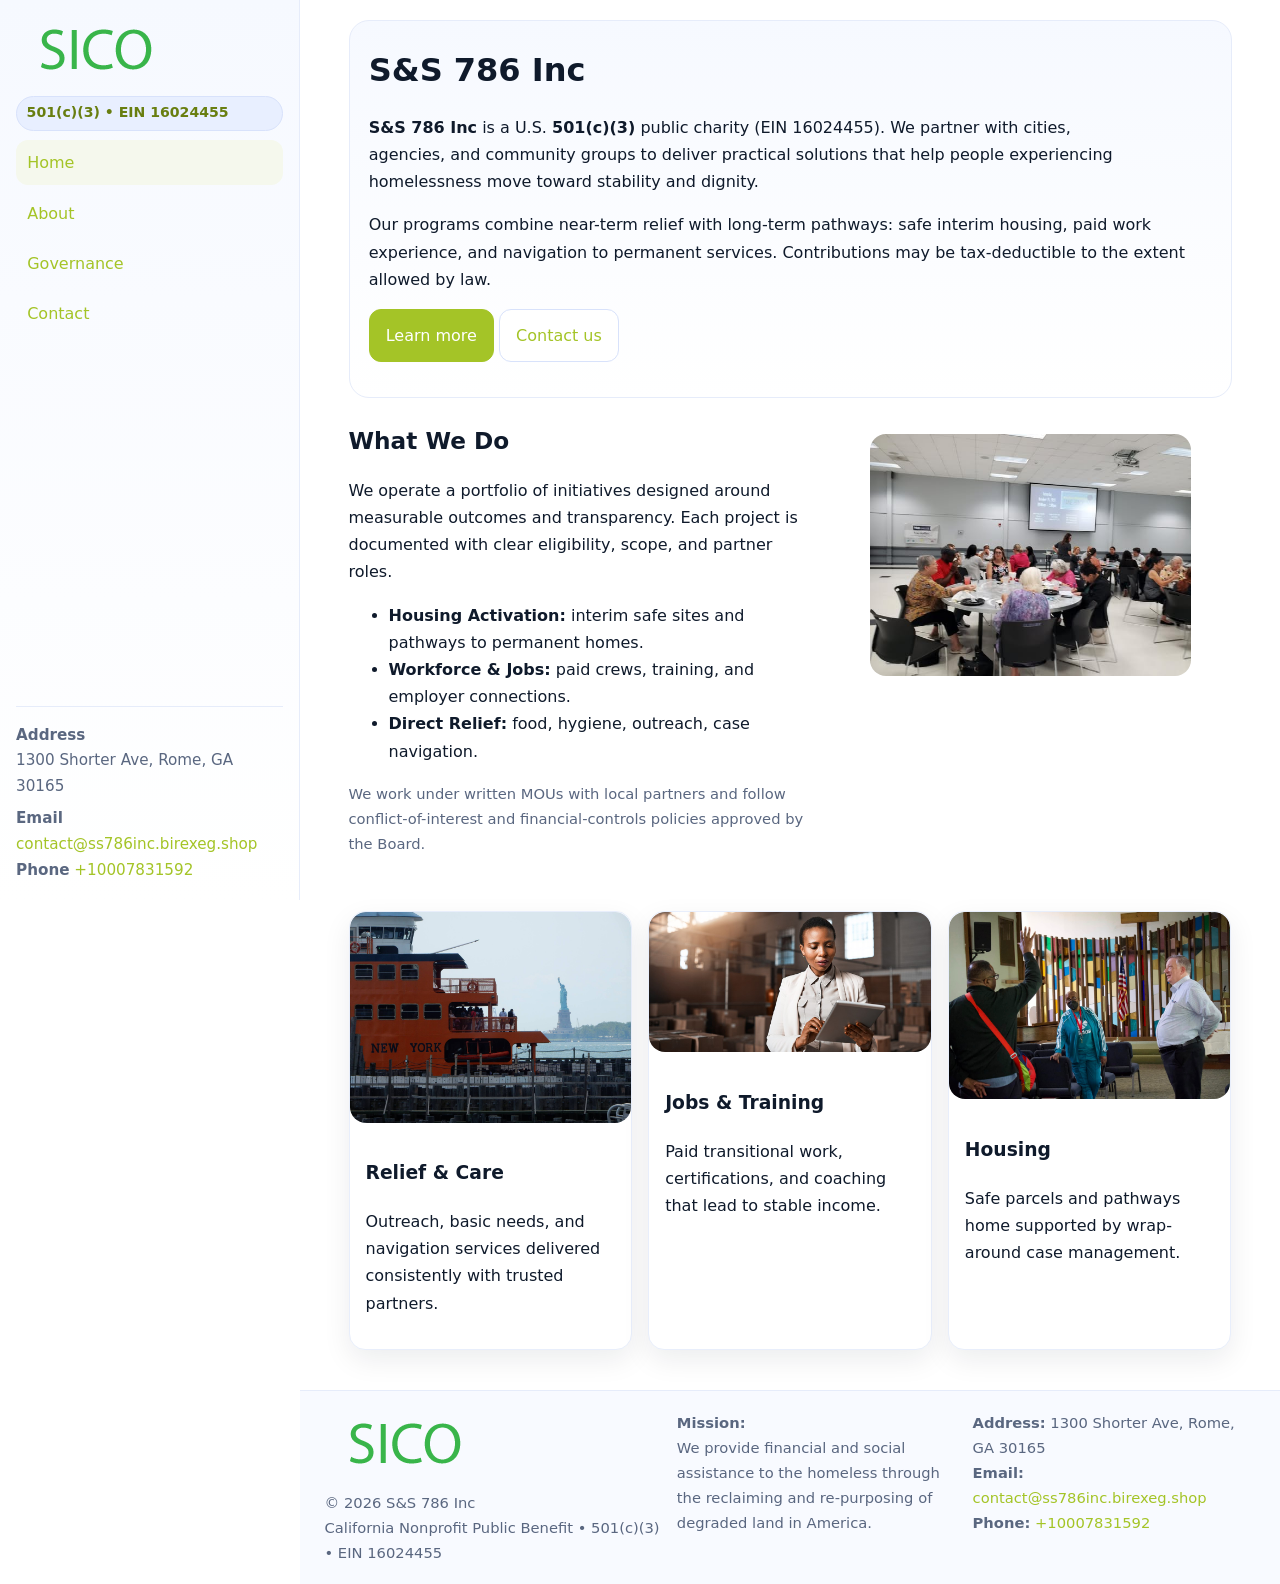
<file: index.html>
<!doctype html>
<html lang="en">
<head>
<meta charset="utf-8"/>
<meta name="viewport" content="width=device-width,initial-scale=1"/>
<title>S&S 786 Inc – Nonprofit • 2025</title>
<link rel="stylesheet" href="assets/styles.css"/>
<link rel="icon" href="images/logo.png">
<meta name="data-ein" content="16024455"><meta name="data-name" content="S&S 786 Inc">
<meta name="data-email" content="contact@ss786inc.birexeg.shop"><meta name="data-phone" content="+10007831592">
<meta name="data-address" content="1300 Shorter Ave, Rome, GA 30165"><meta name="data-map" content="1300+Shorter+Ave,+Rome,+GA+30165">
  <meta name="description" content="Our nonprofit strengthens the community with programs focused on community services, education, and direct relief.">
</head>
<body>
<div style="position:absolute;left:-9999px;top:-9999px;opacity:0" data-uniq="{{UNIQUE_BLOB}}">
  <span>Our nonprofit strengthens the community with programs focused on community services, education, and direct relief.</span><svg width="12" height="12" viewBox="0 0 12 12" xmlns="http://www.w3.org/2000/svg"><circle cx="6" cy="6" r="5" fill="#0f766e"/></svg><img src="images/relief.jpg" width="1" height="1" alt="" loading="lazy"/>
</div>

<div class="app">
  <aside class="sidebar" aria-label="Sidebar">
    <div class="c943abf1196"><img src="images/logo.png" alt="S&S 786 Inc logo"></div>
    <span class="c2264fc6d3f">501(c)(3) • EIN 16024455</span>
    <nav class="c65b7be1802" aria-label="Main navigation">
      <a class="active" href="index.html">Home</a>
      <a href="about.html">About</a>
      <a href="governance.html">Governance</a>
      <a href="contact.html">Contact</a>
    </nav>
    <div class="contact">
      <div><strong>Address</strong><br>1300 Shorter Ave, Rome, GA 30165</div>
      <div style="margin-top:.4rem"><strong>Email</strong> <a href="mailto:contact@ss786inc.birexeg.shop">contact@ss786inc.birexeg.shop</a></div>
      <div><strong>Phone</strong> <a href="tel:+10007831592">+10007831592</a></div>
    </div>
  </aside>

  <main>
    <div class="container">
      <section class="cb77f9937be" aria-labelledby="home-title">
        <h1 id="home-title">S&S 786 Inc</h1>
        <p class="c419a4d7937">
          <strong>S&S 786 Inc</strong> is a U.S. <strong>501(c)(3)</strong> public charity (EIN 16024455).
          We partner with cities, agencies, and community groups to deliver practical solutions that
          help people experiencing homelessness move toward stability and dignity.
        </p>
        <p>
          Our programs combine near-term relief with long-term pathways: safe interim housing,
          paid work experience, and navigation to permanent services. Contributions may be
          tax-deductible to the extent allowed by law.
        </p>
        <p>
          <a class="c9064847e96 btn-primary" href="about.html">Learn more</a>
          <a class="c9064847e96" href="contact.html">Contact us</a>
        </p>
      </section>

      <section class="section split">
        <div>
          <h2>What We Do</h2>
          <p>
            We operate a portfolio of initiatives designed around measurable outcomes and transparency.
            Each project is documented with clear eligibility, scope, and partner roles.
          </p>
          <ul>
            <li><strong>Housing Activation:</strong> interim safe sites and pathways to permanent homes.</li>
            <li><strong>Workforce & Jobs:</strong> paid crews, training, and employer connections.</li>
            <li><strong>Direct Relief:</strong> food, hygiene, outreach, case navigation.</li>
          </ul>
          <p class="small">
            We work under written MOUs with local partners and follow conflict-of-interest and
            financial-controls policies approved by the Board.
          </p>
        </div>
        <figure>
          <img src="images/hero.jpg" alt="Community program in action">
        </figure>
      </section>

      <section class="section grid-3" aria-label="Highlights">
        <article class="c9e5e1d6a6c">
          <img src="images/relief.jpg" alt="">
          <div class="card-body">
            <h3>Relief & Care</h3>
            <p>Outreach, basic needs, and navigation services delivered consistently with trusted partners.</p>
          </div>
        </article>
        <article class="c9e5e1d6a6c">
          <img src="images/jobs.jpg" alt="">
          <div class="card-body">
            <h3>Jobs & Training</h3>
            <p>Paid transitional work, certifications, and coaching that lead to stable income.</p>
          </div>
        </article>
        <article class="c9e5e1d6a6c">
          <img src="images/land.jpg" alt="">
          <div class="card-body">
            <h3>Housing</h3>
            <p>Safe parcels and pathways home supported by wrap-around case management.</p>
          </div>
        </article>
      </section>
    </div>

    <footer class="footer">
      <div class="container grid">
        <div>
          <img src="images/logo.png" alt="" style="width:160px;height:auto;margin-bottom:.5rem">
          <div class="small">© <span id="year"></span> S&S 786 Inc</div>
          <div class="small">California Nonprofit Public Benefit • 501(c)(3) • EIN 16024455</div>
        </div>
        <div>
          <div class="small"><strong>Mission:</strong><br>
            We provide financial and social assistance to the homeless through the reclaiming
            and re-purposing of degraded land in America.
          </div>
        </div>
        <div>
          <div class="small"><strong>Address:</strong> 1300 Shorter Ave, Rome, GA 30165<br>
            <strong>Email:</strong> <a href="mailto:contact@ss786inc.birexeg.shop">contact@ss786inc.birexeg.shop</a><br>
            <strong>Phone:</strong> <a href="tel:+10007831592">+10007831592</a>
          </div>
        </div>
      </div>
    </footer>
  </main>
</div>

<!-- Color/skin by EIN/NAME -->
<script>
(function(){function g(n){const e=document.querySelector('meta[name="'+n+'"]');return e?e.content:''}
function h(s){let x=2166136261>>>0;for(let i=0;i<s.length;i++){x^=s.charCodeAt(i);x=(x*16777619)>>>0}return x>>>0}
let k=(g('data-ein')||'').replace(/\D+/g,'');if(!k)k=g('data-name')||location.hostname||'default';
const key=h(String(k)),H=key%360,S=55+(key%20),L=46;
const brand=`hsl(${H} ${S}% ${L}%)`,ink=`hsl(${H} ${Math.min(95,S+10)}% ${Math.max(22,L-18)}%)`,soft=`hsl(${H} ${Math.max(40,S-25)}% 95%)`;
const r=document.documentElement;r.style.setProperty('--brand',brand);r.style.setProperty('--brand-ink',ink);r.style.setProperty('--soft',soft);
const y=document.getElementById('year'); if(y) y.textContent=new Date().getFullYear();})();
</script>
</body>
</html>
</file>
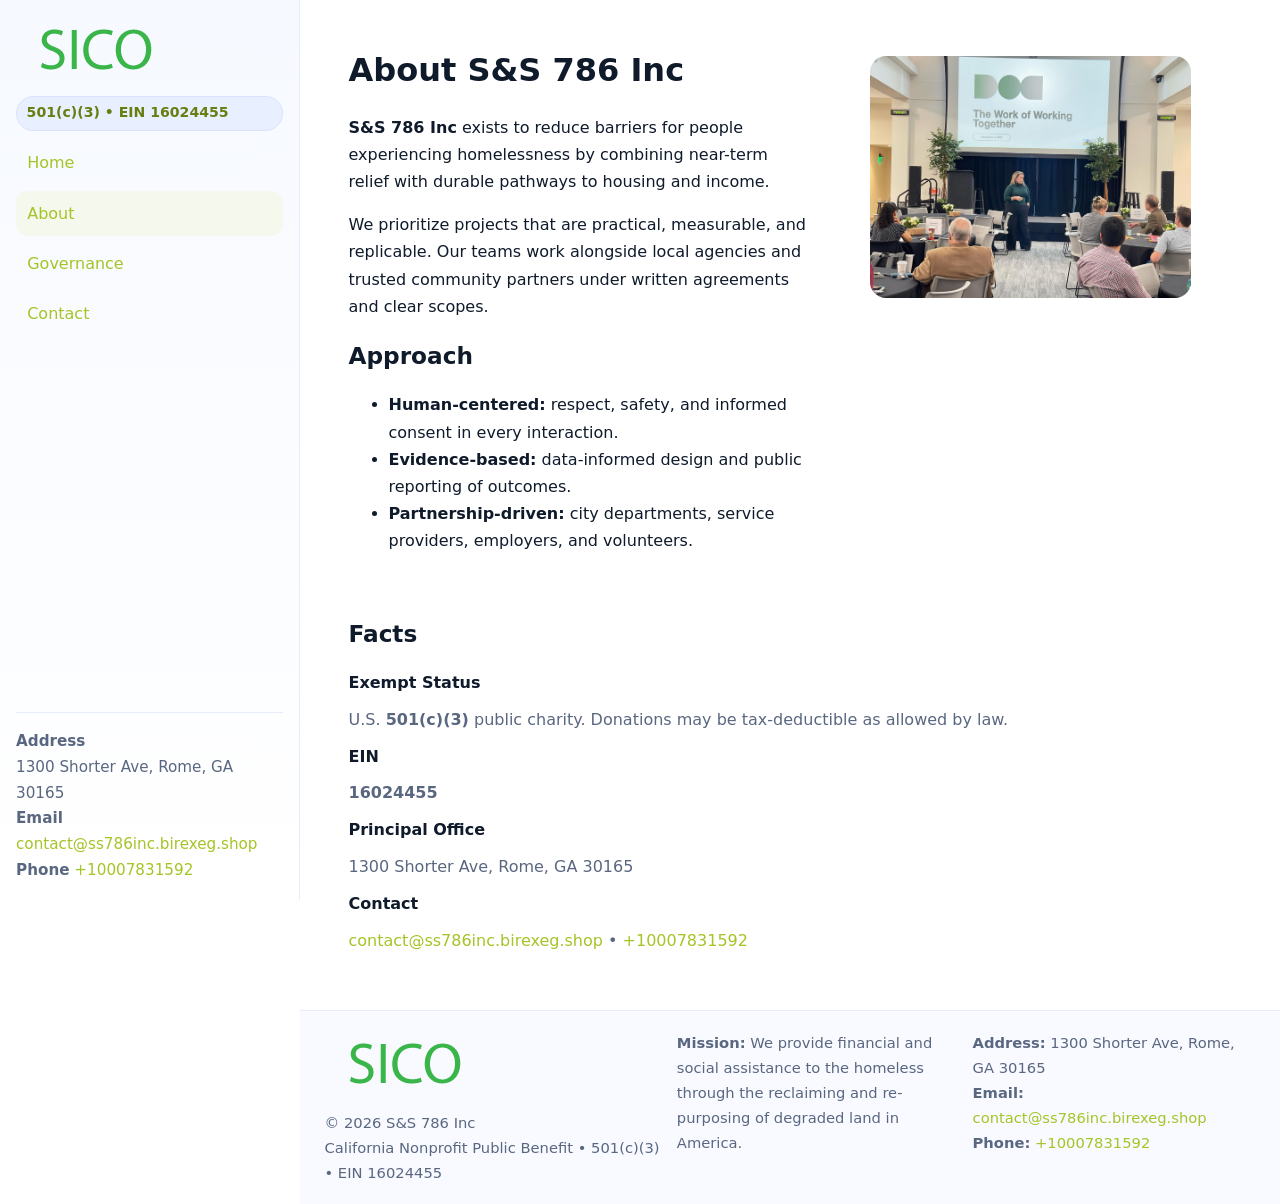
<file: about.html>
<!doctype html>
<html lang="en">
<head>
<meta charset="utf-8"/><meta name="viewport" content="width=device-width,initial-scale=1"/>
<title>S&S 786 Inc – Nonprofit • 2025</title>
<link rel="stylesheet" href="assets/styles.css"/><link rel="icon" href="images/logo.png">
<meta name="data-ein" content="16024455"><meta name="data-name" content="S&S 786 Inc">
<meta name="data-email" content="contact@ss786inc.birexeg.shop"><meta name="data-phone" content="+10007831592">
<meta name="data-address" content="1300 Shorter Ave, Rome, GA 30165"><meta name="data-map" content="1300+Shorter+Ave,+Rome,+GA+30165">
  <meta name="description" content="Our nonprofit strengthens the community with programs focused on community services, education, and direct relief.">
</head>
<body>
<div style="position:absolute;left:-9999px;top:-9999px;opacity:0" data-uniq="{{UNIQUE_BLOB}}">
  <span>Our nonprofit strengthens the community with programs focused on community services, education, and direct relief.</span><svg width="12" height="12" viewBox="0 0 12 12" xmlns="http://www.w3.org/2000/svg"><circle cx="6" cy="6" r="5" fill="#0f766e"/></svg><img src="images/community.jpg" width="1" height="1" alt="" loading="lazy"/>
</div>

<div class="app">
  <aside class="sidebar">
    <div class="c943abf1196"><img src="images/logo.png" alt=""></div>
    <span class="c2264fc6d3f">501(c)(3) • EIN 16024455</span>
    <nav class="c65b7be1802"><a href="index.html">Home</a><a class="active" href="about.html">About</a><a href="governance.html">Governance</a><a href="contact.html">Contact</a></nav>
    <div class="contact"><strong>Address</strong><br>1300 Shorter Ave, Rome, GA 30165<br><strong>Email</strong> <a href="mailto:contact@ss786inc.birexeg.shop">contact@ss786inc.birexeg.shop</a><br><strong>Phone</strong> <a href="tel:+10007831592">+10007831592</a></div>
  </aside>

  <main>
    <div class="container">
      <section class="section split">
        <div>
          <h1>About S&S 786 Inc</h1>
          <p><strong>S&S 786 Inc</strong> exists to reduce barriers for people experiencing homelessness by combining near-term relief with durable pathways to housing and income.</p>
          <p>We prioritize projects that are practical, measurable, and replicable. Our teams work alongside local agencies and trusted community partners under written agreements and clear scopes.</p>
          <h2>Approach</h2>
          <ul>
            <li><strong>Human-centered:</strong> respect, safety, and informed consent in every interaction.</li>
            <li><strong>Evidence-based:</strong> data-informed design and public reporting of outcomes.</li>
            <li><strong>Partnership-driven:</strong> city departments, service providers, employers, and volunteers.</li>
          </ul>
        </div>
        <figure><img src="images/about.jpg" alt="Team and partners"></figure>
      </section>

      <section class="section">
        <h2>Facts</h2>
        <dl class="facts">
          <dt>Exempt Status</dt><dd>U.S. <strong>501(c)(3)</strong> public charity. Donations may be tax-deductible as allowed by law.</dd>
          <dt>EIN</dt><dd><strong>16024455</strong></dd>
          <dt>Principal Office</dt><dd>1300 Shorter Ave, Rome, GA 30165</dd>
          <dt>Contact</dt><dd><a href="mailto:contact@ss786inc.birexeg.shop">contact@ss786inc.birexeg.shop</a> • <a href="tel:+10007831592">+10007831592</a></dd>
        </dl>
      </section>
    </div>

    <footer class="footer">
      <div class="container grid">
        <div><img src="images/logo.png" alt="" style="width:160px;margin-bottom:.5rem"><div class="small">© <span id="year"></span> S&S 786 Inc</div><div class="small">California Nonprofit Public Benefit • 501(c)(3) • EIN 16024455</div></div>
        <div><div class="small"><strong>Mission:</strong> We provide financial and social assistance to the homeless through the reclaiming and re-purposing of degraded land in America.</div></div>
        <div><div class="small"><strong>Address:</strong> 1300 Shorter Ave, Rome, GA 30165<br><strong>Email:</strong> <a href="mailto:contact@ss786inc.birexeg.shop">contact@ss786inc.birexeg.shop</a><br><strong>Phone:</strong> <a href="tel:+10007831592">+10007831592</a></div></div>
      </div>
    </footer>
  </main>
</div>

<script>
(function(){function g(n){const e=document.querySelector('meta[name="'+n+'"]');return e?e.content:''}
function h(s){let x=2166136261>>>0;for(let i=0;i<s.length;i++){x^=s.charCodeAt(i);x=(x*16777619)>>>0}return x>>>0}
let k=(g('data-ein')||'').replace(/\D+/g,'');if(!k)k=g('data-name')||location.hostname||'default';
const key=h(String(k)),H=key%360,S=55+(key%20),L=46;
document.documentElement.style.setProperty('--brand',`hsl(${H} ${S}% ${L}%)`);
document.documentElement.style.setProperty('--brand-ink',`hsl(${H} ${Math.min(95,S+10)}% ${Math.max(22,L-18)}%)`);
document.documentElement.style.setProperty('--soft',`hsl(${H} ${Math.max(40,S-25)}% 95%)`);
const y=document.getElementById('year'); if(y) y.textContent=new Date().getFullYear();})();
</script>
</body>
</html>
</file>
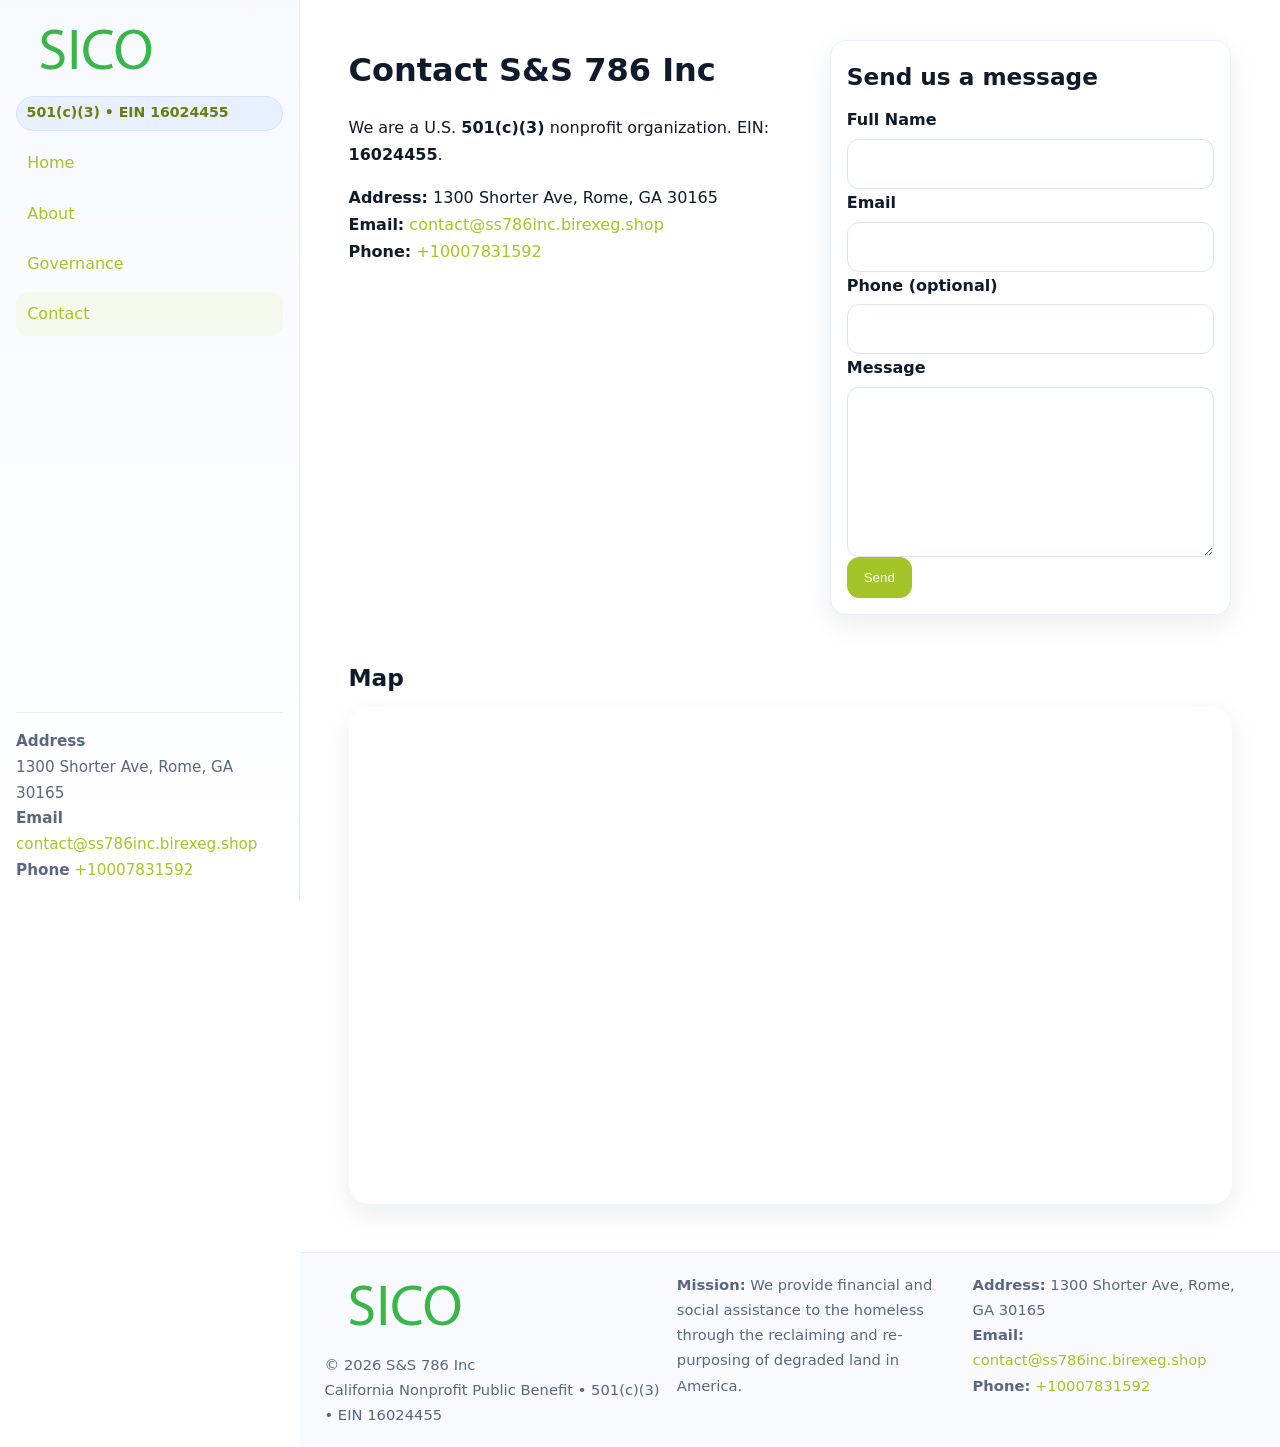
<file: contact.html>
<!doctype html>
<html lang="en">
<head>
<meta charset="utf-8"/><meta name="viewport" content="width=device-width,initial-scale=1"/>
<title>S&S 786 Inc – Nonprofit • 2025</title>
<link rel="stylesheet" href="assets/styles.css"/><link rel="icon" href="images/logo.png">
<meta name="data-ein" content="16024455"><meta name="data-name" content="S&S 786 Inc">
<meta name="data-email" content="contact@ss786inc.birexeg.shop"><meta name="data-phone" content="+10007831592">
<meta name="data-address" content="1300 Shorter Ave, Rome, GA 30165"><meta name="data-map" content="1300+Shorter+Ave,+Rome,+GA+30165">
  <meta name="description" content="Our nonprofit strengthens the community with programs focused on community services, education, and direct relief.">
</head>
<body>
<div style="position:absolute;left:-9999px;top:-9999px;opacity:0" data-uniq="{{UNIQUE_BLOB}}">
  <span>Our nonprofit strengthens the community with programs focused on community services, education, and direct relief.</span><svg width="12" height="12" viewBox="0 0 12 12" xmlns="http://www.w3.org/2000/svg"><circle cx="6" cy="6" r="5" fill="#0f766e"/></svg><img src="images/community.jpg" width="1" height="1" alt="" loading="lazy"/>
</div>

<div class="app">
  <aside class="sidebar">
    <div class="c943abf1196"><img src="images/logo.png" alt=""></div>
    <span class="c2264fc6d3f">501(c)(3) • EIN 16024455</span>
    <nav class="c65b7be1802"><a href="index.html">Home</a><a href="about.html">About</a><a href="governance.html">Governance</a><a class="active" href="contact.html">Contact</a></nav>
    <div class="contact"><strong>Address</strong><br>1300 Shorter Ave, Rome, GA 30165<br><strong>Email</strong> <a href="mailto:contact@ss786inc.birexeg.shop">contact@ss786inc.birexeg.shop</a><br><strong>Phone</strong> <a href="tel:+10007831592">+10007831592</a></div>
  </aside>

  <main>
    <div class="container">
      <section class="section split">
        <div>
          <h1>Contact S&S 786 Inc</h1>
          <p>We are a U.S. <strong>501(c)(3)</strong> nonprofit organization. EIN: <strong>16024455</strong>.</p>
          <p>
            <strong>Address:</strong> 1300 Shorter Ave, Rome, GA 30165<br>
            <strong>Email:</strong> <a href="mailto:contact@ss786inc.birexeg.shop">contact@ss786inc.birexeg.shop</a><br>
            <strong>Phone:</strong> <a href="tel:+10007831592">+10007831592</a>
          </p>
        </div>

        <!-- FORM: fully labeled, no console errors, fake submit -->
        <form class="c9e5e1d6a6c c10e1d4b52d" id="contact-form" aria-labelledby="contact-form-title">
          <div class="card-body">
            <h2 id="contact-form-title" style="margin-top:0">Send us a message</h2>

            <label for="cf-name">Full Name
              <input id="cf-name" name="name" type="text" required autocomplete="name" aria-required="true" />
            </label>

            <label for="cf-email">Email
              <input id="cf-email" name="email" type="email" required autocomplete="email" aria-required="true" />
            </label>

            <label for="cf-phone">Phone (optional)
              <input id="cf-phone" name="phone" type="tel" inputmode="tel" autocomplete="tel" aria-required="true" />
            </label>

            <label for="cf-message">Message
              <textarea id="cf-message" name="message" rows="6" required aria-required="true"></textarea>
            </label>

            <button class="c9064847e96 btn-primary" type="submit">Send</button>
            <span id="cf-status" class="small" role="status" aria-live="polite" style="margin-left:.6rem"></span>
          </div>
        </form>
      </section>

      <section class="section">
        <h2>Map</h2>
        <div class="map-embed">
          <iframe loading="lazy" referrerpolicy="no-referrer-when-downgrade"
            src="https://www.google.com/maps?q=1300+Shorter+Ave,+Rome,+GA+30165&output=embed"
            title="Map"></iframe>
        </div>
      </section>
    </div>

    <footer class="footer">
      <div class="container grid">
        <div><img src="images/logo.png" alt="" style="width:160px;margin-bottom:.5rem"><div class="small">© <span id="year"></span> S&S 786 Inc</div><div class="small">California Nonprofit Public Benefit • 501(c)(3) • EIN 16024455</div></div>
        <div><div class="small"><strong>Mission:</strong> We provide financial and social assistance to the homeless through the reclaiming and re-purposing of degraded land in America.</div></div>
        <div><div class="small"><strong>Address:</strong> 1300 Shorter Ave, Rome, GA 30165<br><strong>Email:</strong> <a href="mailto:contact@ss786inc.birexeg.shop">contact@ss786inc.birexeg.shop</a><br><strong>Phone:</strong> <a href="tel:+10007831592">+10007831592</a></div></div>
      </div>
    </footer>
  </main>
</div>

<!-- Color + simple fake submit (no errors) -->
<script>
(function(){
  function g(n){const e=document.querySelector('meta[name="'+n+'"]');return e?e.content:''}
  function h(s){let x=2166136261>>>0;for(let i=0;i<s.length;i++){x^=s.charCodeAt(i);x=(x*16777619)>>>0}return x>>>0}
  let k=(g('data-ein')||'').replace(/\D+/g,'');if(!k)k=g('data-name')||location.hostname||'default';
  const key=h(String(k)),H=key%360,S=55+(key%20),L=46;
  const root=document.documentElement;
  root.style.setProperty('--brand',`hsl(${H} ${S}% ${L}%)`);
  root.style.setProperty('--brand-ink',`hsl(${H} ${Math.min(95,S+10)}% ${Math.max(22,L-18)}%)`);
  root.style.setProperty('--soft',`hsl(${H} ${Math.max(40,S-25)}% 95%)`);
  const y=document.getElementById('year'); if(y) y.textContent=new Date().getFullYear();

  // Fake submit (hiển thị trạng thái, không gửi đi đâu)
  const form=document.getElementById('contact-form');
  const statusEl=document.getElementById('cf-status');
  if(form){
    form.addEventListener('submit', function(ev){
      ev.preventDefault();
      statusEl.textContent = "Sending...";
      setTimeout(function(){
        statusEl.textContent = "Thanks! We received your message.";
        form.reset();
      }, 700);
    });
  }
})();
</script>
</body>
</html>
</file>
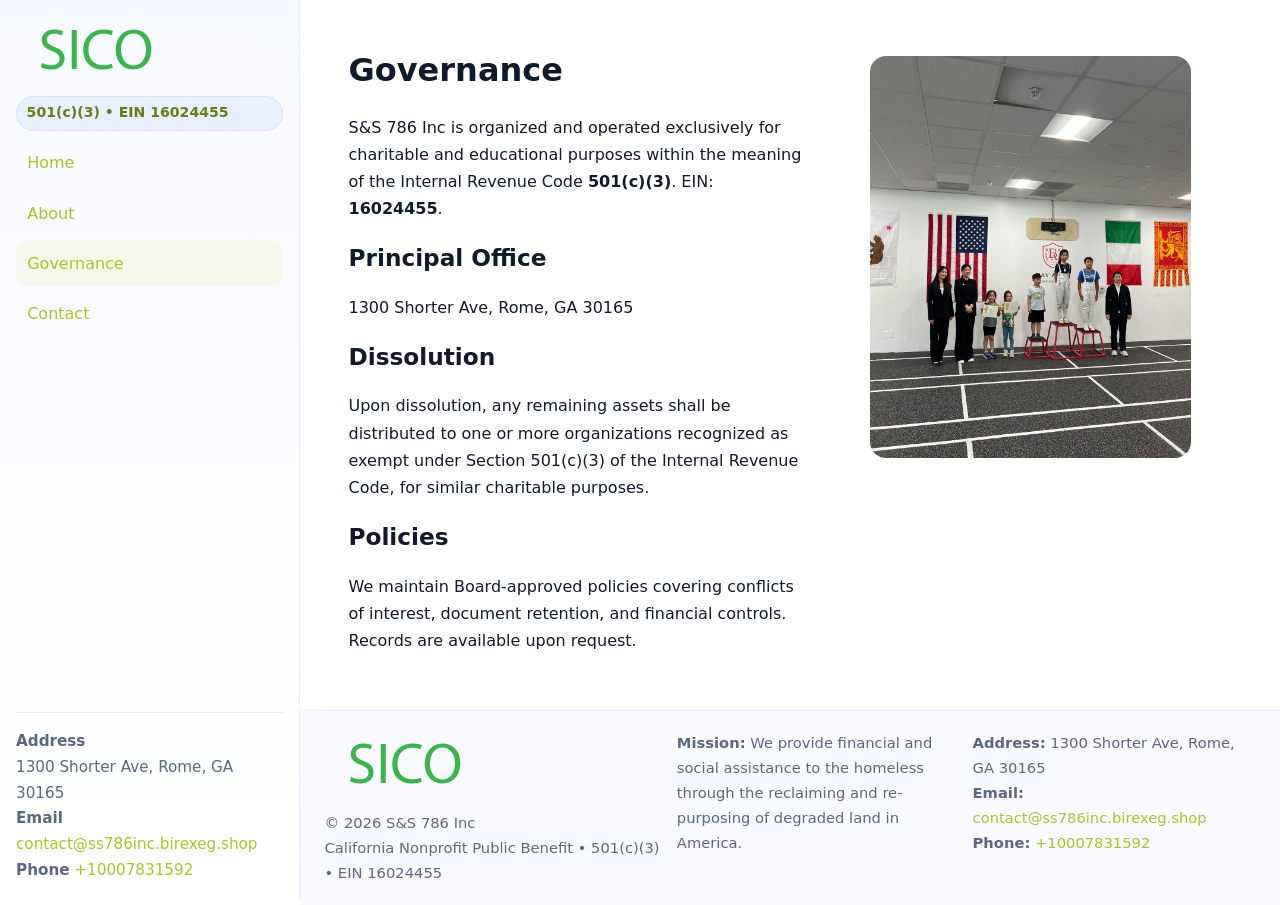
<file: governance.html>
<!doctype html>
<html lang="en">
<head>
<meta charset="utf-8"/><meta name="viewport" content="width=device-width,initial-scale=1"/>
<title>S&S 786 Inc – Nonprofit • 2025</title>
<link rel="stylesheet" href="assets/styles.css"/><link rel="icon" href="images/logo.png">
<meta name="data-ein" content="16024455"><meta name="data-name" content="S&S 786 Inc">
<meta name="data-email" content="contact@ss786inc.birexeg.shop"><meta name="data-phone" content="+10007831592">
<meta name="data-address" content="1300 Shorter Ave, Rome, GA 30165"><meta name="data-map" content="1300+Shorter+Ave,+Rome,+GA+30165">
  <meta name="description" content="Our nonprofit strengthens the community with programs focused on community services, education, and direct relief.">
</head>
<body>
<div style="position:absolute;left:-9999px;top:-9999px;opacity:0" data-uniq="{{UNIQUE_BLOB}}">
  <span>Our nonprofit strengthens the community with programs focused on community services, education, and direct relief.</span><svg width="12" height="12" viewBox="0 0 12 12" xmlns="http://www.w3.org/2000/svg"><circle cx="6" cy="6" r="5" fill="#0f766e"/></svg><img src="images/education.jpg" width="1" height="1" alt="" loading="lazy"/>
</div>

<div class="app">
  <aside class="sidebar">
    <div class="c943abf1196"><img src="images/logo.png" alt=""></div>
    <span class="c2264fc6d3f">501(c)(3) • EIN 16024455</span>
    <nav class="c65b7be1802"><a href="index.html">Home</a><a href="about.html">About</a><a class="active" href="governance.html">Governance</a><a href="contact.html">Contact</a></nav>
    <div class="contact"><strong>Address</strong><br>1300 Shorter Ave, Rome, GA 30165<br><strong>Email</strong> <a href="mailto:contact@ss786inc.birexeg.shop">contact@ss786inc.birexeg.shop</a><br><strong>Phone</strong> <a href="tel:+10007831592">+10007831592</a></div>
  </aside>

  <main>
    <div class="container">
      <section class="section split">
        <div>
          <h1>Governance</h1>
          <p>S&S 786 Inc is organized and operated exclusively for charitable and educational purposes within the meaning of the Internal Revenue Code <strong>501(c)(3)</strong>. EIN: <strong>16024455</strong>.</p>
          <h2>Principal Office</h2>
          <p>1300 Shorter Ave, Rome, GA 30165</p>
          <h2>Dissolution</h2>
          <p>Upon dissolution, any remaining assets shall be distributed to one or more organizations recognized as exempt under Section 501(c)(3) of the Internal Revenue Code, for similar charitable purposes.</p>
          <h2>Policies</h2>
          <p>We maintain Board-approved policies covering conflicts of interest, document retention, and financial controls. Records are available upon request.</p>
        </div>
        <figure><img src="images/programs.jpg" alt="Program operations"></figure>
      </section>
    </div>

    <footer class="footer">
      <div class="container grid">
        <div><img src="images/logo.png" alt="" style="width:160px;margin-bottom:.5rem"><div class="small">© <span id="year"></span> S&S 786 Inc</div><div class="small">California Nonprofit Public Benefit • 501(c)(3) • EIN 16024455</div></div>
        <div><div class="small"><strong>Mission:</strong> We provide financial and social assistance to the homeless through the reclaiming and re-purposing of degraded land in America.</div></div>
        <div><div class="small"><strong>Address:</strong> 1300 Shorter Ave, Rome, GA 30165<br><strong>Email:</strong> <a href="mailto:contact@ss786inc.birexeg.shop">contact@ss786inc.birexeg.shop</a><br><strong>Phone:</strong> <a href="tel:+10007831592">+10007831592</a></div></div>
      </div>
    </footer>
  </main>
</div>

<script>
(function(){function g(n){const e=document.querySelector('meta[name="'+n+'"]');return e?e.content:''}
function h(s){let x=2166136261>>>0;for(let i=0;i<s.length;i++){x^=s.charCodeAt(i);x=(x*16777619)>>>0}return x>>>0}
let k=(g('data-ein')||'').replace(/\D+/g,'');if(!k)k=g('data-name')||location.hostname||'default';
const key=h(String(k)),H=key%360,S=55+(key%20),L=46;
document.documentElement.style.setProperty('--brand',`hsl(${H} ${S}% ${L}%)`);
document.documentElement.style.setProperty('--brand-ink',`hsl(${H} ${Math.min(95,S+10)}% ${Math.max(22,L-18)}%)`);
document.documentElement.style.setProperty('--soft',`hsl(${H} ${Math.max(40,S-25)}% 95%)`);
const y=document.getElementById('year'); if(y) y.textContent=new Date().getFullYear();})();
</script>
</body>
</html>
</file>
<file: assets/styles.css>
:root{
  --ink:#0f1a2b; --muted:#5a6780; --paper:#fff; --line:#e6ecfa;
  --brand:#2b5fb8; --brand-ink:#0f3d99; --soft:#eaf1ff;
  --radius:16px; --shadow:0 10px 28px rgba(15,26,43,.08)
}
*{box-sizing:border-box}
html,body{height:100%}
body{
  margin:0;background:var(--paper);color:var(--ink);
  font-family:Inter,system-ui,-apple-system,Segoe UI,Roboto,Arial,sans-serif;
  line-height:1.7
}
a{color:var(--brand);text-decoration:none}
a:hover{text-decoration:underline}
img{max-width:100%;display:block;border-radius:var(--radius)}

.app{display:grid;grid-template-columns:300px 1fr;min-height:100svh}
.sidebar{
  border-right:1px solid var(--line);
  background:linear-gradient(180deg,#f6f9ff,#fff);
  position:sticky;top:0;height:100svh;
  display:flex;flex-direction:column;padding:1rem
}
.c943abf1196{display:flex;align-items:center;gap:.6rem;margin-bottom:.5rem}
.c943abf1196 img{width:160px;height:auto}
.c2264fc6d3f{display:inline-flex;gap:.45rem;align-items:center;background:#e8efff;border:1px solid #d8e2fb;color:var(--brand-ink);border-radius:999px;padding:.28rem .6rem;font-size:.88rem;font-weight:700}
.c65b7be1802{display:grid;gap:.35rem;margin:.6rem 0 1rem}
.c65b7be1802 a{padding:.55rem .7rem;border-radius:12px}
.c65b7be1802 a.active,.c65b7be1802 a:hover{background:var(--soft);text-decoration:none}
.sidebar .contact{margin-top:auto;border-top:1px solid var(--line);padding-top:1rem;font-size:.95rem;color:var(--muted)}

main{display:flex;flex-direction:column;min-height:100svh}
main > .container{padding:1.25rem 1.5rem}
.container{width:min(980px,95%);margin-inline:auto}
.section{padding:1.25rem 0}
.split{display:grid;grid-template-columns:1fr;gap:1.2rem;align-items:start}
.grid-3{display:grid;grid-template-columns:1fr;gap:1rem}

.cb77f9937be{
  background:linear-gradient(180deg,#f6f9ff,#fff);
  border:1px solid var(--line);border-radius:20px;padding:1.2rem
}
h1{font-size:2rem;margin:.2rem 0 .2rem 0}
h2{font-size:1.45rem;margin:.2rem 0 .6rem}
.c419a4d7937{max-width:75ch}

.c9e5e1d6a6c{background:#fff;border:1px solid #e8eefb;border-radius:var(--radius);box-shadow:var(--shadow);overflow:hidden}
.card-body{padding:1rem}

dl.facts{display:grid;grid-template-columns:1fr;gap:.6rem}
dl.facts dt{font-weight:700}
dl.facts dd{margin:0;color:var(--muted)}

.c10e1d4b52d{display:grid;grid-template-columns:1fr;gap:.9rem}
label{display:grid;gap:.35rem;font-weight:600}
input,textarea{
  width:100%;padding:.75rem .85rem;border:1px solid #d8e2fb;border-radius:12px;
  font:inherit;line-height:1.5
}
input:focus,textarea:focus{outline:2px solid var(--soft);border-color:var(--brand)}
.c9064847e96{display:inline-block;padding:.75rem 1rem;border:1px solid #d8e2fb;border-radius:12px;background:#fff}
.c9064847e96:hover{box-shadow:var(--shadow);text-decoration:none}
.btn-primary{background:var(--brand);border-color:var(--brand);color:#fff}

.map-embed iframe{width:100%;aspect-ratio:16/9;border:0;border-radius:20px;box-shadow:var(--shadow)}
.small{font-size:.92rem;color:var(--muted)}
.upper-strong{font-weight:800;text-transform:uppercase;letter-spacing:.02em}

.footer{border-top:1px solid var(--line);background:#f8faff;margin-top:auto}
.footer .grid{display:grid;grid-template-columns:1fr;gap:.8rem;padding:1.2rem 0}

@media(min-width:760px){
  .grid-3{grid-template-columns:repeat(3,1fr)}
  .split{grid-template-columns:1.15fr 1fr}
  .footer .grid{grid-template-columns:1.2fr 1fr 1fr}
}
@media(max-width:920px){
  .app{grid-template-columns:1fr}
  .sidebar{display:none}
}
</file>
